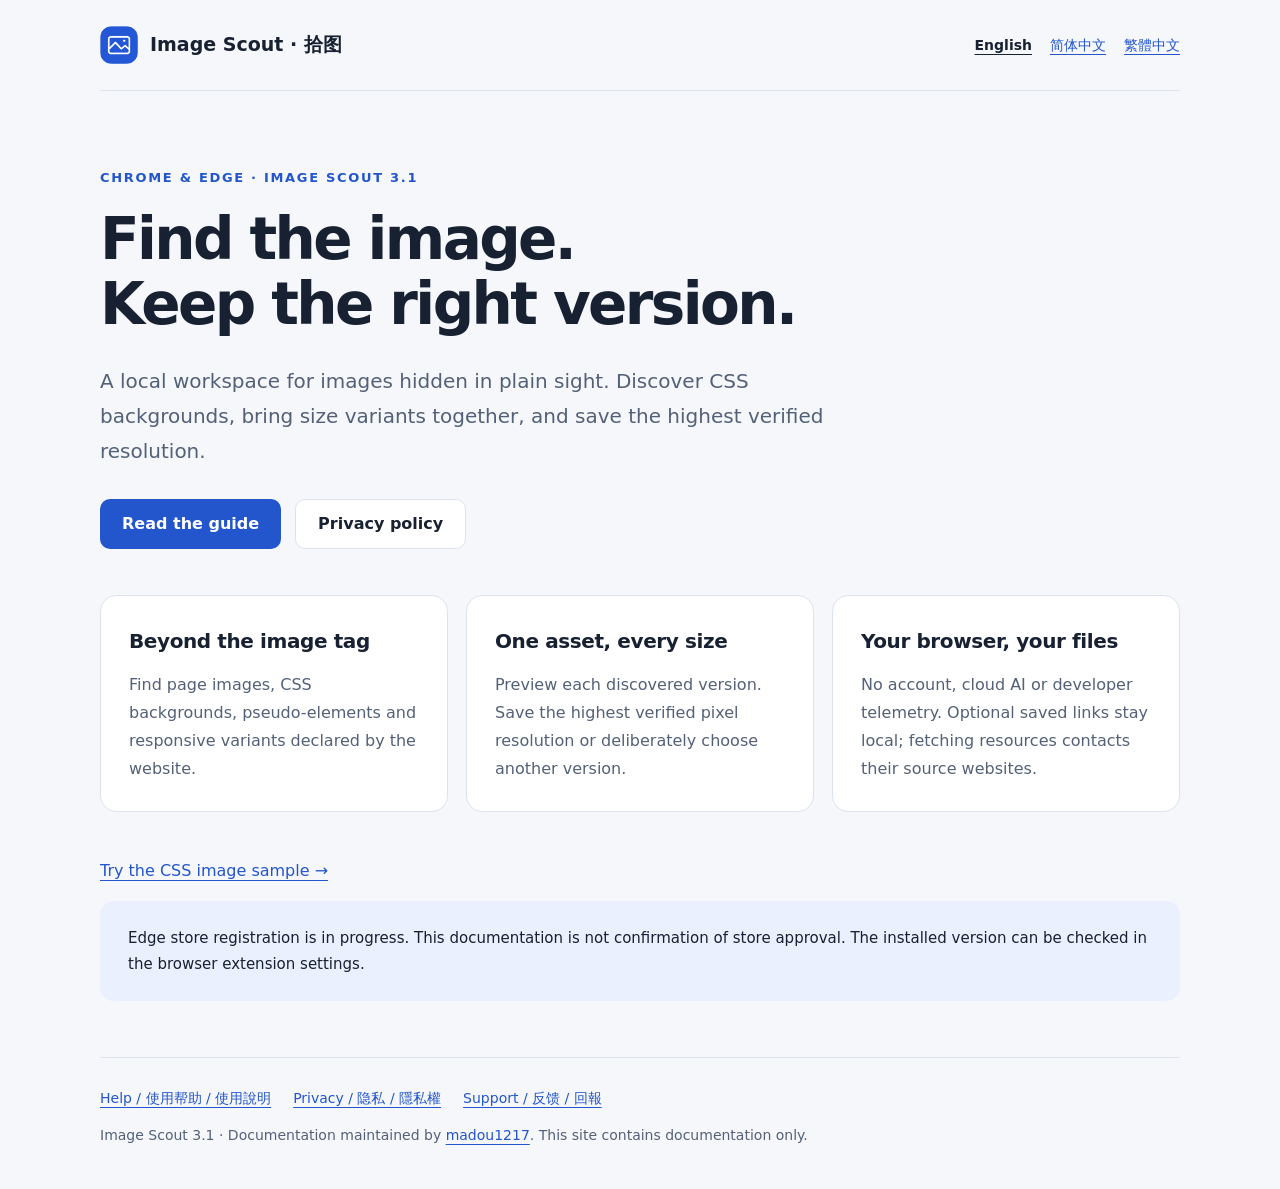
<file: index.html>
<!doctype html><html lang="en"><head><meta charset="utf-8"><meta name="viewport" content="width=device-width,initial-scale=1"><meta name="referrer" content="strict-origin-when-cross-origin"><meta http-equiv="Content-Security-Policy" content="default-src 'none'; style-src 'self'; img-src 'self'; base-uri 'none'; form-action 'none'"><title>Help &amp; privacy · Image Scout</title><meta name="description" content="Image Scout help, privacy policy and support. CSS image discovery and multi-size downloads for Chrome and Edge."><link rel="stylesheet" href="site.css"><link rel="icon" href="icon.png"></head><body><a class="skip" href="#main">Skip to content / 跳至正文</a><div class="wrap"><header><a class="brand" href="index.html"><img src="icon.png" alt="" width="38" height="38">Image Scout · 拾图</a><nav class="lang" aria-label="Language"><a href="index.html" lang="en" aria-current="page" >English</a> <a href="zh-CN.html" lang="zh-CN" >简体中文</a> <a href="zh-TW.html" lang="zh-TW" >繁體中文</a></nav></header><main id="main"><section class="hero"><div class="eyebrow">Chrome &amp; Edge · Image Scout 3.1</div><h1>Find the image.<br>Keep the right version.</h1><p class="lead">A local workspace for images hidden in plain sight. Discover CSS backgrounds, bring size variants together, and save the highest verified resolution.</p><div class="actions"><a class="button" href="help.html#en">Read the guide</a><a class="button secondary" href="privacy.html#en">Privacy policy</a></div></section><section class="cards"><article class="card"><h2>Beyond the image tag</h2><p>Find page images, CSS backgrounds, pseudo-elements and responsive variants declared by the website.</p></article><article class="card"><h2>One asset, every size</h2><p>Preview each discovered version. Save the highest verified pixel resolution or deliberately choose another version.</p></article><article class="card"><h2>Your browser, your files</h2><p>No account, cloud AI or developer telemetry. Optional saved links stay local; fetching resources contacts their source websites.</p></article></section><p><a href="demo.html">Try the CSS image sample →</a></p><aside class="notice">Edge store registration is in progress. This documentation is not confirmation of store approval. The installed version can be checked in the browser extension settings.</aside></main><footer><nav><a href="help.html">Help / 使用帮助 / 使用說明</a><a href="privacy.html">Privacy / 隐私 / 隱私權</a><a href="https://github.com/madou1217/image-scout-site/issues">Support / 反馈 / 回報</a></nav><div>Image Scout 3.1 · Documentation maintained by <a href="https://github.com/madou1217">madou1217</a>. This site contains documentation only.</div></footer></div></body></html>
</file>
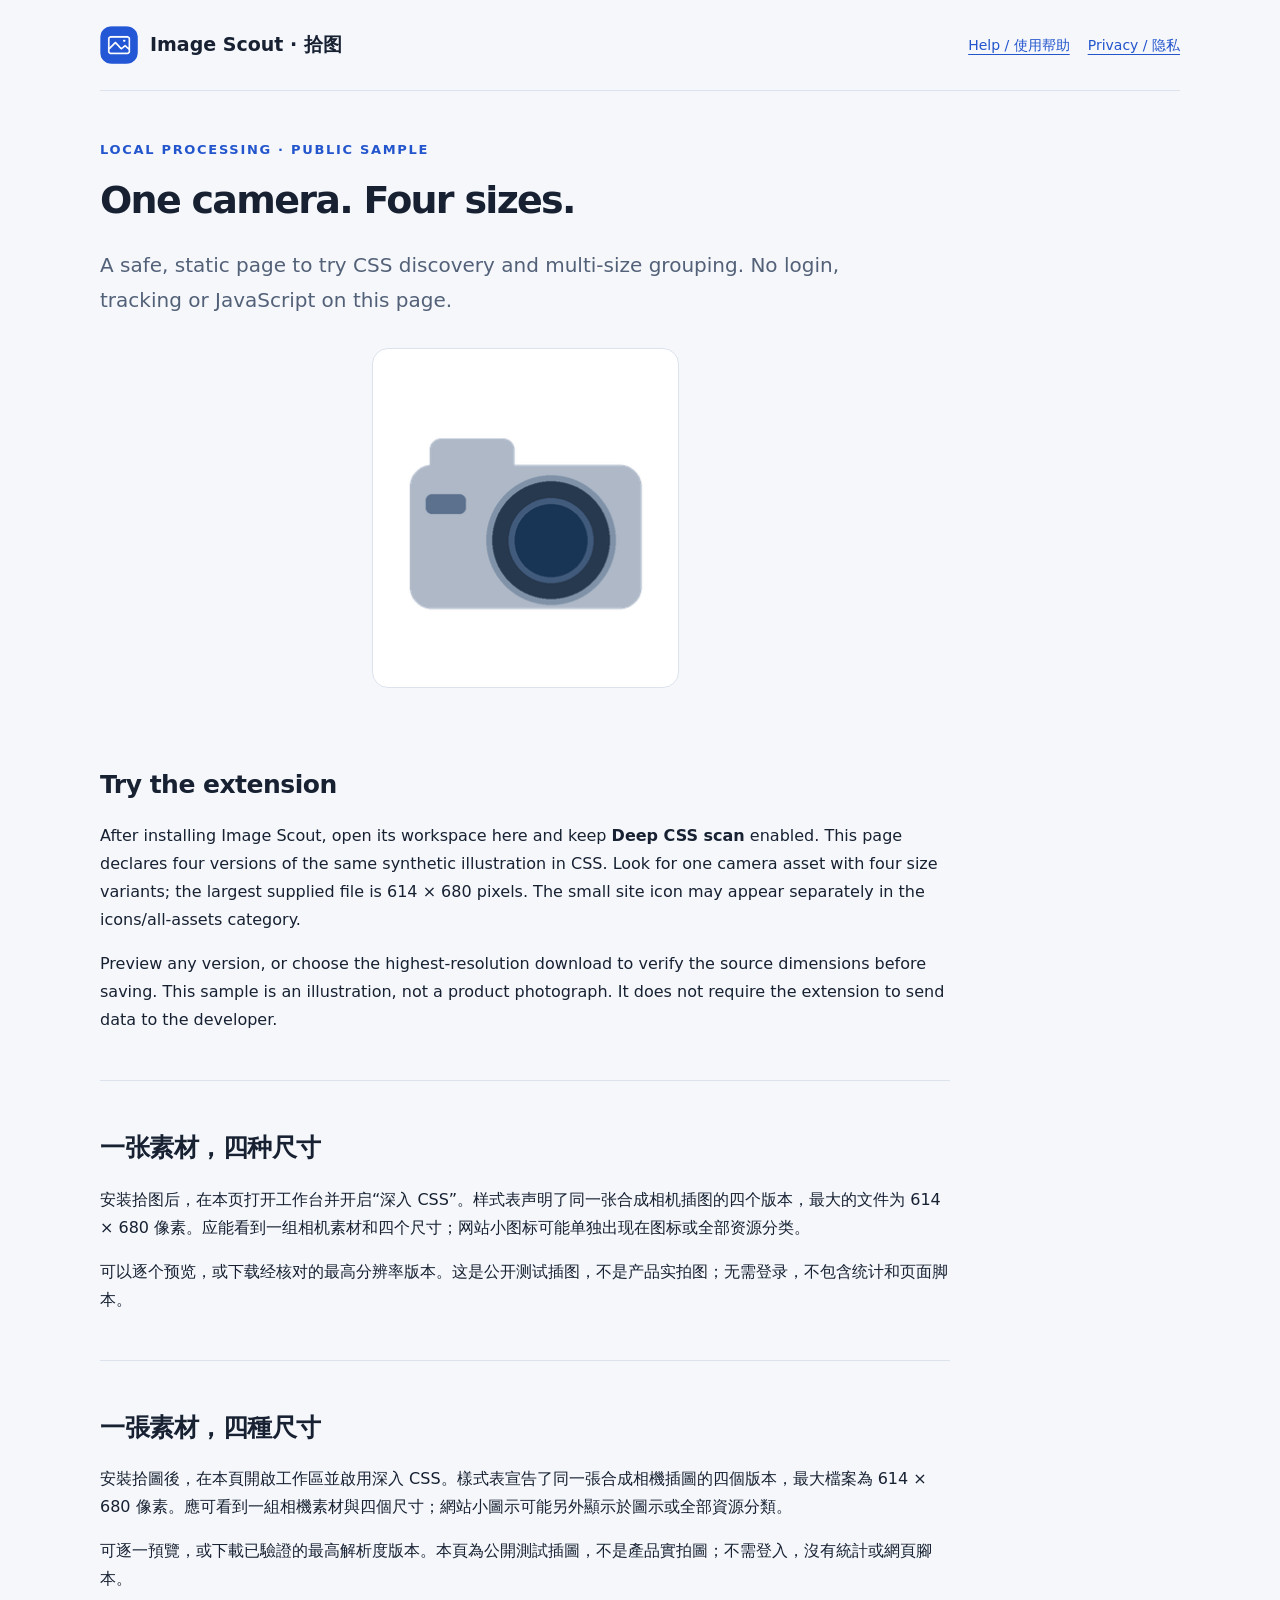
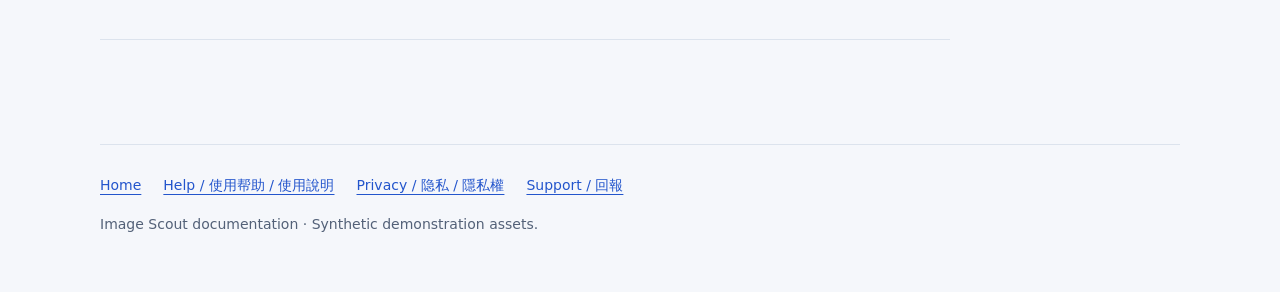
<file: demo.html>
<!doctype html><html lang="en"><head><meta charset="utf-8"><meta name="viewport" content="width=device-width,initial-scale=1"><meta name="referrer" content="strict-origin-when-cross-origin"><meta http-equiv="Content-Security-Policy" content="default-src 'none'; style-src 'self'; img-src 'self'; base-uri 'none'; form-action 'none'"><title>Try Image Scout · CSS image sample</title><link rel="stylesheet" href="site.css"><link rel="stylesheet" href="demo.css"><link rel="icon" href="icon.png"></head><body><div class="wrap"><header><a class="brand" href="index.html"><img src="icon.png" width="38" height="38" alt="">Image Scout · 拾图</a><nav class="lang"><a href="help.html">Help / 使用帮助</a><a href="privacy.html">Privacy / 隐私</a></nav></header><main class="doc"><div class="eyebrow">Local processing · public sample</div><h1>One camera. Four sizes.</h1><p class="lead">A safe, static page to try CSS discovery and multi-size grouping. No login, tracking or JavaScript on this page.</p><figure class="sample-camera" role="img" aria-label="Synthetic camera illustration used to demonstrate CSS image discovery"></figure>
<section lang="en"><h2>Try the extension</h2><p>After installing Image Scout, open its workspace here and keep <strong>Deep CSS scan</strong> enabled. This page declares four versions of the same synthetic illustration in CSS. Look for one camera asset with four size variants; the largest supplied file is 614 × 680 pixels. The small site icon may appear separately in the icons/all-assets category.</p><p>Preview any version, or choose the highest-resolution download to verify the source dimensions before saving. This sample is an illustration, not a product photograph. It does not require the extension to send data to the developer.</p></section>
<section lang="zh-CN"><h2>一张素材，四种尺寸</h2><p>安装拾图后，在本页打开工作台并开启“深入 CSS”。样式表声明了同一张合成相机插图的四个版本，最大的文件为 614 × 680 像素。应能看到一组相机素材和四个尺寸；网站小图标可能单独出现在图标或全部资源分类。</p><p>可以逐个预览，或下载经核对的最高分辨率版本。这是公开测试插图，不是产品实拍图；无需登录，不包含统计和页面脚本。</p></section>
<section lang="zh-TW"><h2>一張素材，四種尺寸</h2><p>安裝拾圖後，在本頁開啟工作區並啟用深入 CSS。樣式表宣告了同一張合成相機插圖的四個版本，最大檔案為 614 × 680 像素。應可看到一組相機素材與四個尺寸；網站小圖示可能另外顯示於圖示或全部資源分類。</p><p>可逐一預覽，或下載已驗證的最高解析度版本。本頁為公開測試插圖，不是產品實拍圖；不需登入，沒有統計或網頁腳本。</p></section>
</main><footer><nav><a href="index.html">Home</a><a href="help.html">Help / 使用帮助 / 使用說明</a><a href="privacy.html">Privacy / 隐私 / 隱私權</a><a href="https://github.com/madou1217/image-scout-site/issues">Support / 回報</a></nav><p>Image Scout documentation · Synthetic demonstration assets.</p></footer></div></body></html>
</file>
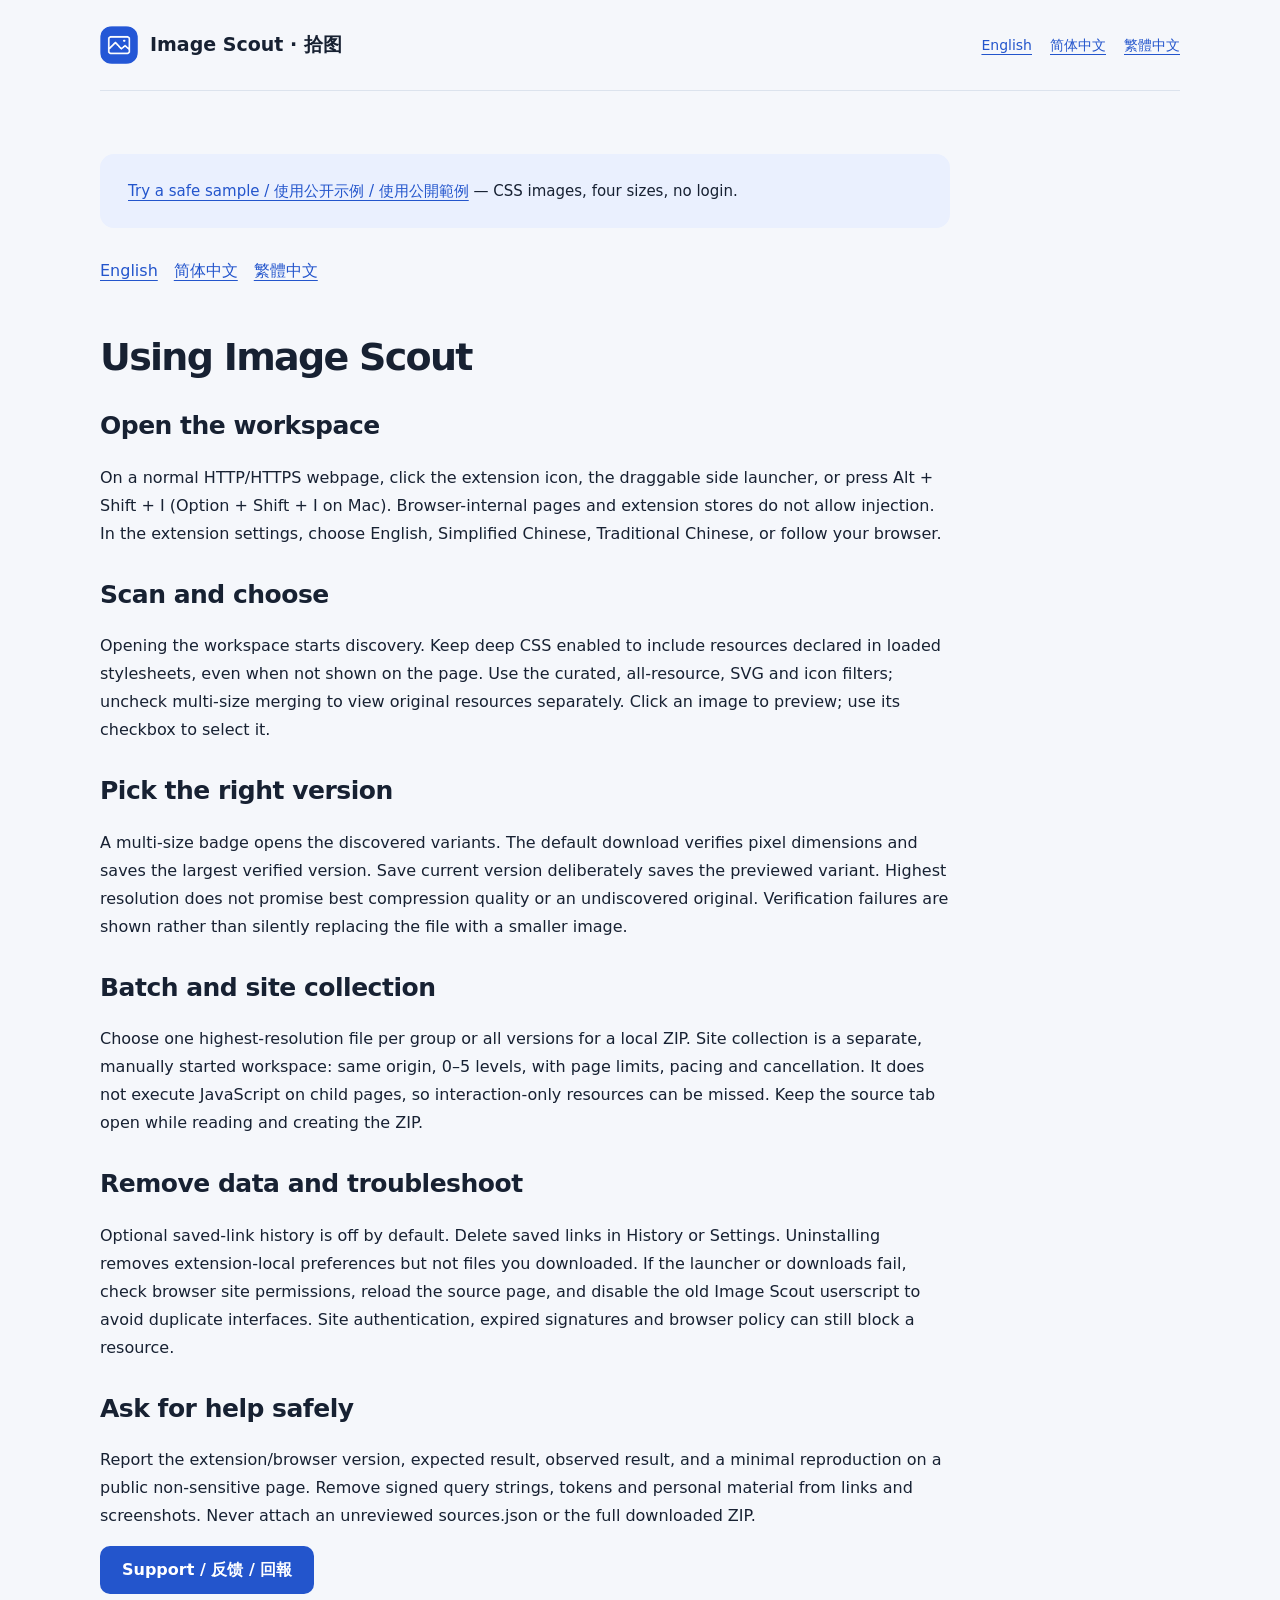
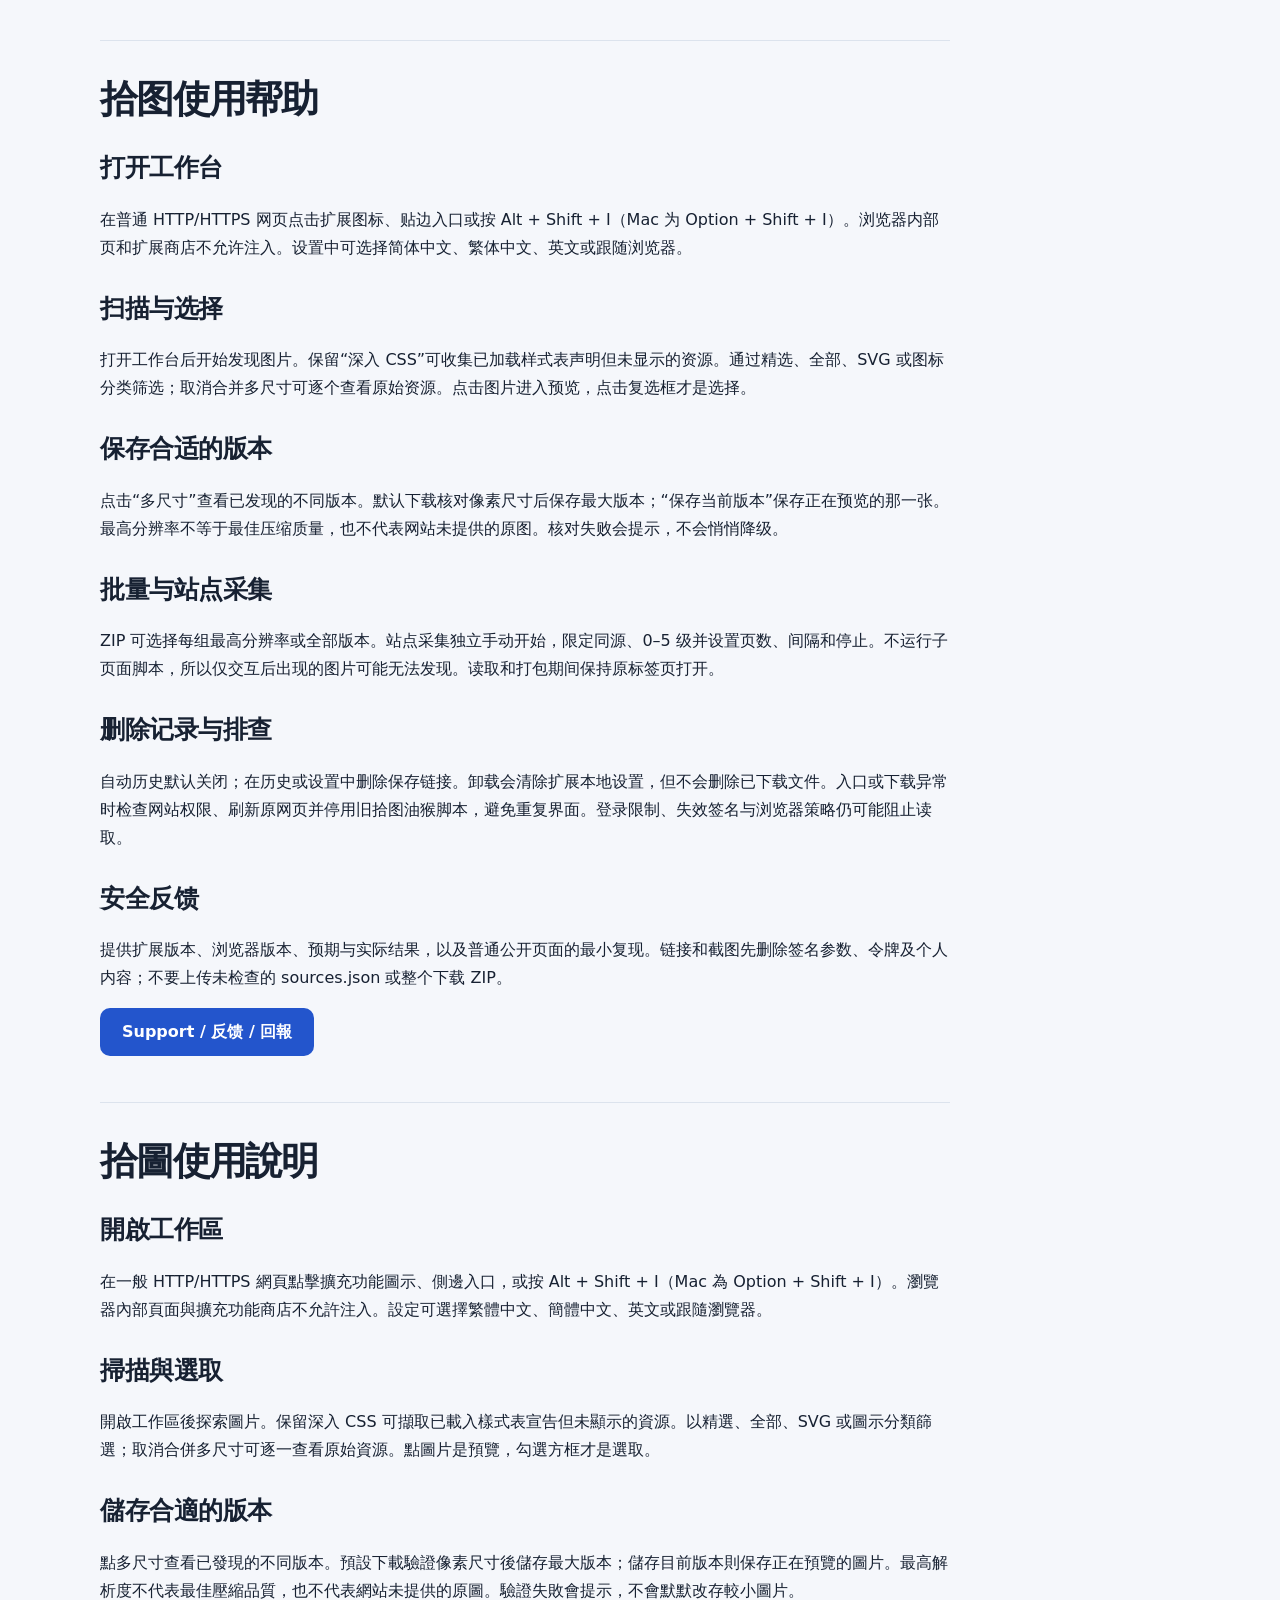
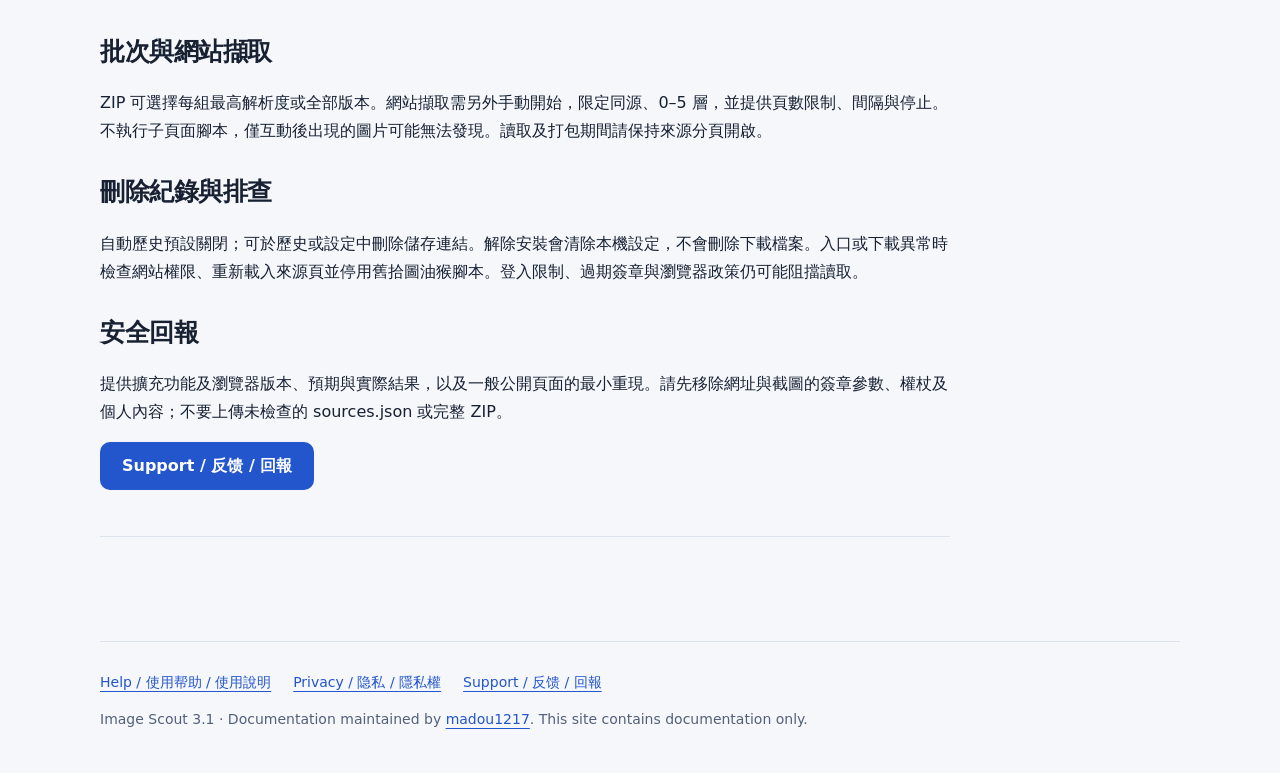
<file: help.html>
<!doctype html><html lang="en"><head><meta charset="utf-8"><meta name="viewport" content="width=device-width,initial-scale=1"><meta name="referrer" content="strict-origin-when-cross-origin"><meta http-equiv="Content-Security-Policy" content="default-src 'none'; style-src 'self'; img-src 'self'; base-uri 'none'; form-action 'none'"><title>Help / 使用帮助 / 使用說明 · Image Scout</title><meta name="description" content="Image Scout help, privacy policy and support. CSS image discovery and multi-size downloads for Chrome and Edge."><link rel="stylesheet" href="site.css"><link rel="icon" href="icon.png"></head><body><a class="skip" href="#main">Skip to content / 跳至正文</a><div class="wrap"><header><a class="brand" href="index.html"><img src="icon.png" alt="" width="38" height="38">Image Scout · 拾图</a><nav class="lang" aria-label="Language"><a href="index.html" lang="en" >English</a> <a href="zh-CN.html" lang="zh-CN" >简体中文</a> <a href="zh-TW.html" lang="zh-TW" >繁體中文</a></nav></header><main id="main"><article class="doc"><p class="notice"><a href="demo.html">Try a safe sample / 使用公开示例 / 使用公開範例</a> — CSS images, four sizes, no login.</p><nav class="toc"><a href="#en">English</a><a href="#zh-CN">简体中文</a><a href="#zh-TW">繁體中文</a></nav><section lang="en" id="en"><h1>Using Image Scout</h1><h2>Open the workspace</h2><p>On a normal HTTP/HTTPS webpage, click the extension icon, the draggable side launcher, or press Alt + Shift + I (Option + Shift + I on Mac). Browser-internal pages and extension stores do not allow injection. In the extension settings, choose English, Simplified Chinese, Traditional Chinese, or follow your browser.</p><h2>Scan and choose</h2><p>Opening the workspace starts discovery. Keep deep CSS enabled to include resources declared in loaded stylesheets, even when not shown on the page. Use the curated, all-resource, SVG and icon filters; uncheck multi-size merging to view original resources separately. Click an image to preview; use its checkbox to select it.</p><h2>Pick the right version</h2><p>A multi-size badge opens the discovered variants. The default download verifies pixel dimensions and saves the largest verified version. Save current version deliberately saves the previewed variant. Highest resolution does not promise best compression quality or an undiscovered original. Verification failures are shown rather than silently replacing the file with a smaller image.</p><h2>Batch and site collection</h2><p>Choose one highest-resolution file per group or all versions for a local ZIP. Site collection is a separate, manually started workspace: same origin, 0–5 levels, with page limits, pacing and cancellation. It does not execute JavaScript on child pages, so interaction-only resources can be missed. Keep the source tab open while reading and creating the ZIP.</p><h2>Remove data and troubleshoot</h2><p>Optional saved-link history is off by default. Delete saved links in History or Settings. Uninstalling removes extension-local preferences but not files you downloaded. If the launcher or downloads fail, check browser site permissions, reload the source page, and disable the old Image Scout userscript to avoid duplicate interfaces. Site authentication, expired signatures and browser policy can still block a resource.</p><h2>Ask for help safely</h2><p>Report the extension/browser version, expected result, observed result, and a minimal reproduction on a public non-sensitive page. Remove signed query strings, tokens and personal material from links and screenshots. Never attach an unreviewed sources.json or the full downloaded ZIP.</p><p><a class="button" href="https://github.com/madou1217/image-scout-site/issues">Support / 反馈 / 回報</a></p></section><section lang="zh-CN" id="zh-CN"><h1>拾图使用帮助</h1><h2>打开工作台</h2><p>在普通 HTTP/HTTPS 网页点击扩展图标、贴边入口或按 Alt + Shift + I（Mac 为 Option + Shift + I）。浏览器内部页和扩展商店不允许注入。设置中可选择简体中文、繁体中文、英文或跟随浏览器。</p><h2>扫描与选择</h2><p>打开工作台后开始发现图片。保留“深入 CSS”可收集已加载样式表声明但未显示的资源。通过精选、全部、SVG 或图标分类筛选；取消合并多尺寸可逐个查看原始资源。点击图片进入预览，点击复选框才是选择。</p><h2>保存合适的版本</h2><p>点击“多尺寸”查看已发现的不同版本。默认下载核对像素尺寸后保存最大版本；“保存当前版本”保存正在预览的那一张。最高分辨率不等于最佳压缩质量，也不代表网站未提供的原图。核对失败会提示，不会悄悄降级。</p><h2>批量与站点采集</h2><p>ZIP 可选择每组最高分辨率或全部版本。站点采集独立手动开始，限定同源、0–5 级并设置页数、间隔和停止。不运行子页面脚本，所以仅交互后出现的图片可能无法发现。读取和打包期间保持原标签页打开。</p><h2>删除记录与排查</h2><p>自动历史默认关闭；在历史或设置中删除保存链接。卸载会清除扩展本地设置，但不会删除已下载文件。入口或下载异常时检查网站权限、刷新原网页并停用旧拾图油猴脚本，避免重复界面。登录限制、失效签名与浏览器策略仍可能阻止读取。</p><h2>安全反馈</h2><p>提供扩展版本、浏览器版本、预期与实际结果，以及普通公开页面的最小复现。链接和截图先删除签名参数、令牌及个人内容；不要上传未检查的 sources.json 或整个下载 ZIP。</p><p><a class="button" href="https://github.com/madou1217/image-scout-site/issues">Support / 反馈 / 回報</a></p></section><section lang="zh-TW" id="zh-TW"><h1>拾圖使用說明</h1><h2>開啟工作區</h2><p>在一般 HTTP/HTTPS 網頁點擊擴充功能圖示、側邊入口，或按 Alt + Shift + I（Mac 為 Option + Shift + I）。瀏覽器內部頁面與擴充功能商店不允許注入。設定可選擇繁體中文、簡體中文、英文或跟隨瀏覽器。</p><h2>掃描與選取</h2><p>開啟工作區後探索圖片。保留深入 CSS 可擷取已載入樣式表宣告但未顯示的資源。以精選、全部、SVG 或圖示分類篩選；取消合併多尺寸可逐一查看原始資源。點圖片是預覽，勾選方框才是選取。</p><h2>儲存合適的版本</h2><p>點多尺寸查看已發現的不同版本。預設下載驗證像素尺寸後儲存最大版本；儲存目前版本則保存正在預覽的圖片。最高解析度不代表最佳壓縮品質，也不代表網站未提供的原圖。驗證失敗會提示，不會默默改存較小圖片。</p><h2>批次與網站擷取</h2><p>ZIP 可選擇每組最高解析度或全部版本。網站擷取需另外手動開始，限定同源、0–5 層，並提供頁數限制、間隔與停止。不執行子頁面腳本，僅互動後出現的圖片可能無法發現。讀取及打包期間請保持來源分頁開啟。</p><h2>刪除紀錄與排查</h2><p>自動歷史預設關閉；可於歷史或設定中刪除儲存連結。解除安裝會清除本機設定，不會刪除下載檔案。入口或下載異常時檢查網站權限、重新載入來源頁並停用舊拾圖油猴腳本。登入限制、過期簽章與瀏覽器政策仍可能阻擋讀取。</p><h2>安全回報</h2><p>提供擴充功能及瀏覽器版本、預期與實際結果，以及一般公開頁面的最小重現。請先移除網址與截圖的簽章參數、權杖及個人內容；不要上傳未檢查的 sources.json 或完整 ZIP。</p><p><a class="button" href="https://github.com/madou1217/image-scout-site/issues">Support / 反馈 / 回報</a></p></section></article></main><footer><nav><a href="help.html">Help / 使用帮助 / 使用說明</a><a href="privacy.html">Privacy / 隐私 / 隱私權</a><a href="https://github.com/madou1217/image-scout-site/issues">Support / 反馈 / 回報</a></nav><div>Image Scout 3.1 · Documentation maintained by <a href="https://github.com/madou1217">madou1217</a>. This site contains documentation only.</div></footer></div></body></html>
</file>
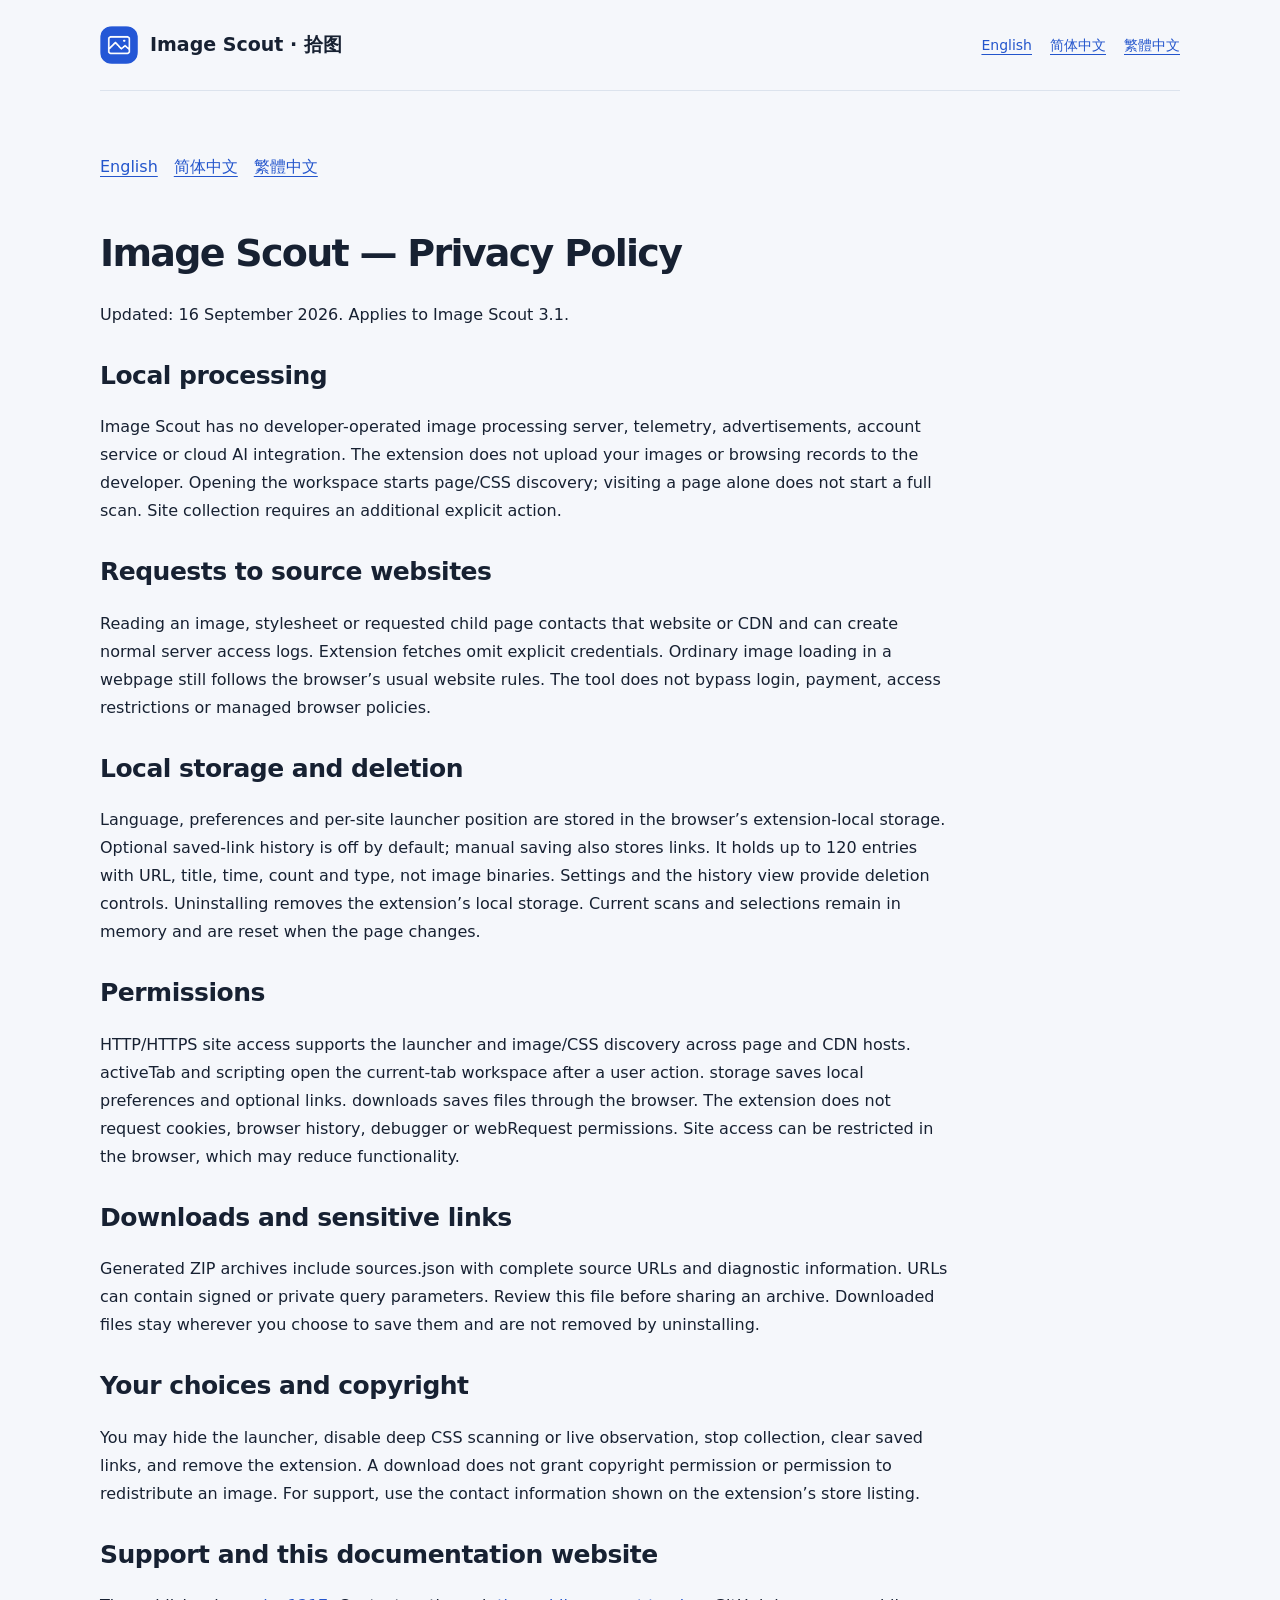
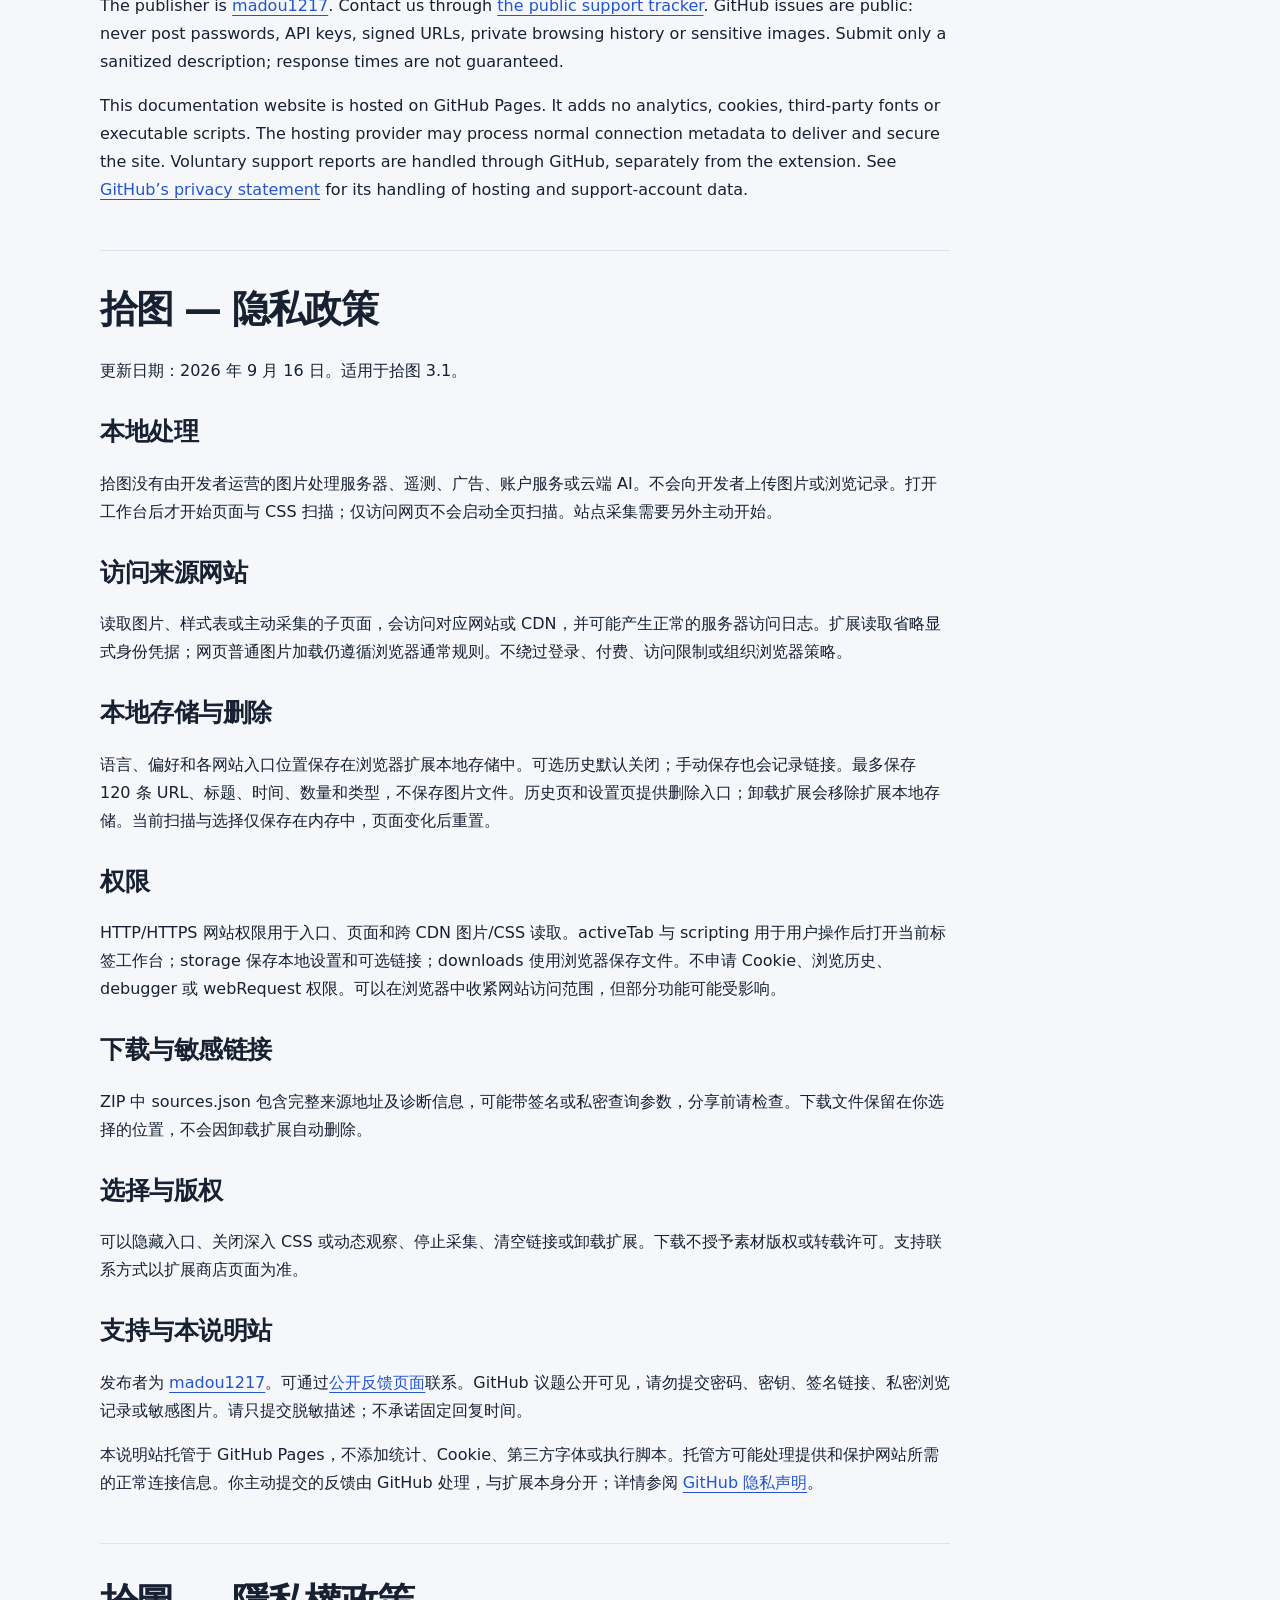
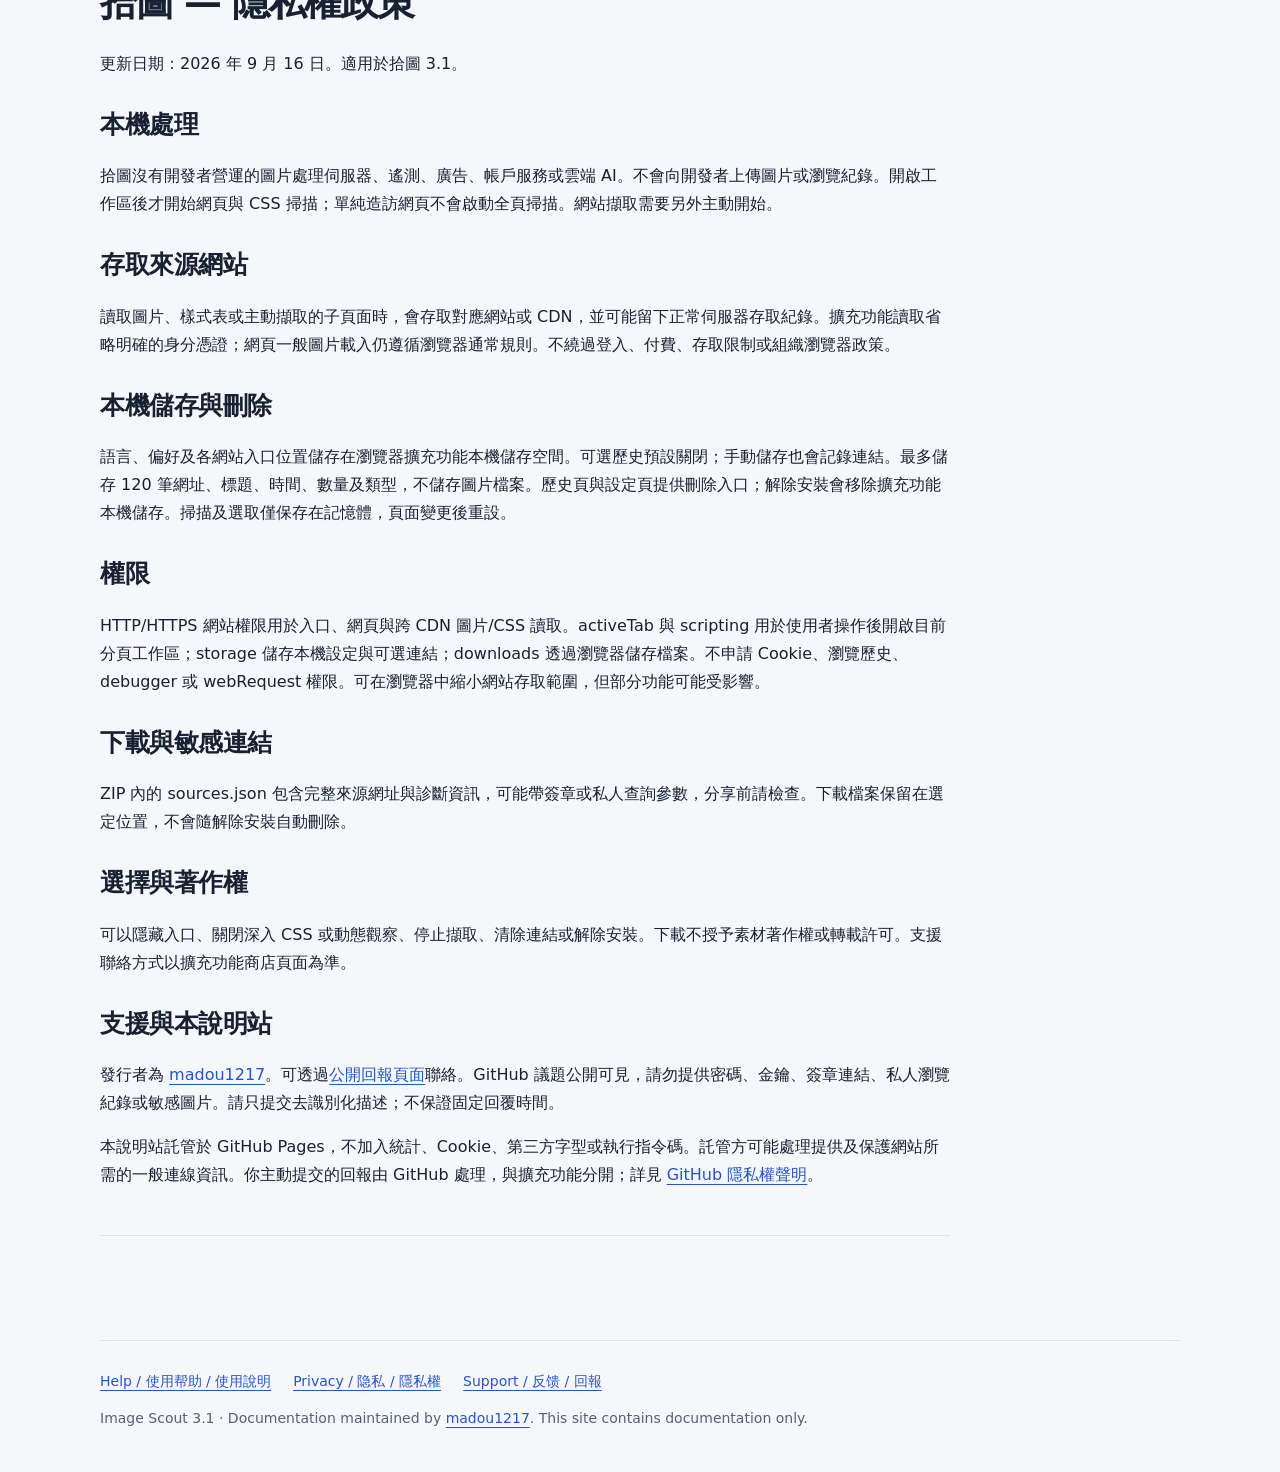
<file: privacy.html>
<!doctype html><html lang="en"><head><meta charset="utf-8"><meta name="viewport" content="width=device-width,initial-scale=1"><meta name="referrer" content="strict-origin-when-cross-origin"><meta http-equiv="Content-Security-Policy" content="default-src 'none'; style-src 'self'; img-src 'self'; base-uri 'none'; form-action 'none'"><title>Privacy policy / 隐私政策 / 隱私權政策 · Image Scout</title><meta name="description" content="Image Scout help, privacy policy and support. CSS image discovery and multi-size downloads for Chrome and Edge."><link rel="stylesheet" href="site.css"><link rel="icon" href="icon.png"></head><body><a class="skip" href="#main">Skip to content / 跳至正文</a><div class="wrap"><header><a class="brand" href="index.html"><img src="icon.png" alt="" width="38" height="38">Image Scout · 拾图</a><nav class="lang" aria-label="Language"><a href="index.html" lang="en" >English</a> <a href="zh-CN.html" lang="zh-CN" >简体中文</a> <a href="zh-TW.html" lang="zh-TW" >繁體中文</a></nav></header><main id="main"><article class="doc"><nav class="toc"><a href="#en">English</a><a href="#zh-CN">简体中文</a><a href="#zh-TW">繁體中文</a></nav><section id="en" lang="en"><h1>Image Scout — Privacy Policy</h1><p>Updated: 16 September 2026. Applies to Image Scout 3.1.</p><h2>Local processing</h2><p>Image Scout has no developer-operated image processing server, telemetry, advertisements, account service or cloud AI integration. The extension does not upload your images or browsing records to the developer. Opening the workspace starts page/CSS discovery; visiting a page alone does not start a full scan. Site collection requires an additional explicit action.</p><h2>Requests to source websites</h2><p>Reading an image, stylesheet or requested child page contacts that website or CDN and can create normal server access logs. Extension fetches omit explicit credentials. Ordinary image loading in a webpage still follows the browser’s usual website rules. The tool does not bypass login, payment, access restrictions or managed browser policies.</p><h2>Local storage and deletion</h2><p>Language, preferences and per-site launcher position are stored in the browser’s extension-local storage. Optional saved-link history is off by default; manual saving also stores links. It holds up to 120 entries with URL, title, time, count and type, not image binaries. Settings and the history view provide deletion controls. Uninstalling removes the extension’s local storage. Current scans and selections remain in memory and are reset when the page changes.</p><h2>Permissions</h2><p>HTTP/HTTPS site access supports the launcher and image/CSS discovery across page and CDN hosts. activeTab and scripting open the current-tab workspace after a user action. storage saves local preferences and optional links. downloads saves files through the browser. The extension does not request cookies, browser history, debugger or webRequest permissions. Site access can be restricted in the browser, which may reduce functionality.</p><h2>Downloads and sensitive links</h2><p>Generated ZIP archives include sources.json with complete source URLs and diagnostic information. URLs can contain signed or private query parameters. Review this file before sharing an archive. Downloaded files stay wherever you choose to save them and are not removed by uninstalling.</p><h2>Your choices and copyright</h2><p>You may hide the launcher, disable deep CSS scanning or live observation, stop collection, clear saved links, and remove the extension. A download does not grant copyright permission or permission to redistribute an image. For support, use the contact information shown on the extension’s store listing.</p><h2>Support and this documentation website</h2><p>The publisher is <a href="https://github.com/madou1217">madou1217</a>. Contact us through <a href="https://github.com/madou1217/image-scout-site/issues">the public support tracker</a>. GitHub issues are public: never post passwords, API keys, signed URLs, private browsing history or sensitive images. Submit only a sanitized description; response times are not guaranteed.</p><p>This documentation website is hosted on GitHub Pages. It adds no analytics, cookies, third-party fonts or executable scripts. The hosting provider may process normal connection metadata to deliver and secure the site. Voluntary support reports are handled through GitHub, separately from the extension. See <a href="https://docs.github.com/en/site-policy/privacy-policies/github-general-privacy-statement">GitHub’s privacy statement</a> for its handling of hosting and support-account data.</p></section><section id="zh-CN" lang="zh-CN"><h1>拾图 — 隐私政策</h1><p>更新日期：2026 年 9 月 16 日。适用于拾图 3.1。</p><h2>本地处理</h2><p>拾图没有由开发者运营的图片处理服务器、遥测、广告、账户服务或云端 AI。不会向开发者上传图片或浏览记录。打开工作台后才开始页面与 CSS 扫描；仅访问网页不会启动全页扫描。站点采集需要另外主动开始。</p><h2>访问来源网站</h2><p>读取图片、样式表或主动采集的子页面，会访问对应网站或 CDN，并可能产生正常的服务器访问日志。扩展读取省略显式身份凭据；网页普通图片加载仍遵循浏览器通常规则。不绕过登录、付费、访问限制或组织浏览器策略。</p><h2>本地存储与删除</h2><p>语言、偏好和各网站入口位置保存在浏览器扩展本地存储中。可选历史默认关闭；手动保存也会记录链接。最多保存 120 条 URL、标题、时间、数量和类型，不保存图片文件。历史页和设置页提供删除入口；卸载扩展会移除扩展本地存储。当前扫描与选择仅保存在内存中，页面变化后重置。</p><h2>权限</h2><p>HTTP/HTTPS 网站权限用于入口、页面和跨 CDN 图片/CSS 读取。activeTab 与 scripting 用于用户操作后打开当前标签工作台；storage 保存本地设置和可选链接；downloads 使用浏览器保存文件。不申请 Cookie、浏览历史、debugger 或 webRequest 权限。可以在浏览器中收紧网站访问范围，但部分功能可能受影响。</p><h2>下载与敏感链接</h2><p>ZIP 中 sources.json 包含完整来源地址及诊断信息，可能带签名或私密查询参数，分享前请检查。下载文件保留在你选择的位置，不会因卸载扩展自动删除。</p><h2>选择与版权</h2><p>可以隐藏入口、关闭深入 CSS 或动态观察、停止采集、清空链接或卸载扩展。下载不授予素材版权或转载许可。支持联系方式以扩展商店页面为准。</p><h2>支持与本说明站</h2><p>发布者为 <a href="https://github.com/madou1217">madou1217</a>。可通过<a href="https://github.com/madou1217/image-scout-site/issues">公开反馈页面</a>联系。GitHub 议题公开可见，请勿提交密码、密钥、签名链接、私密浏览记录或敏感图片。请只提交脱敏描述；不承诺固定回复时间。</p><p>本说明站托管于 GitHub Pages，不添加统计、Cookie、第三方字体或执行脚本。托管方可能处理提供和保护网站所需的正常连接信息。你主动提交的反馈由 GitHub 处理，与扩展本身分开；详情参阅 <a href="https://docs.github.com/en/site-policy/privacy-policies/github-general-privacy-statement">GitHub 隐私声明</a>。</p></section><section id="zh-TW" lang="zh-TW"><h1>拾圖 — 隱私權政策</h1><p>更新日期：2026 年 9 月 16 日。適用於拾圖 3.1。</p><h2>本機處理</h2><p>拾圖沒有開發者營運的圖片處理伺服器、遙測、廣告、帳戶服務或雲端 AI。不會向開發者上傳圖片或瀏覽紀錄。開啟工作區後才開始網頁與 CSS 掃描；單純造訪網頁不會啟動全頁掃描。網站擷取需要另外主動開始。</p><h2>存取來源網站</h2><p>讀取圖片、樣式表或主動擷取的子頁面時，會存取對應網站或 CDN，並可能留下正常伺服器存取紀錄。擴充功能讀取省略明確的身分憑證；網頁一般圖片載入仍遵循瀏覽器通常規則。不繞過登入、付費、存取限制或組織瀏覽器政策。</p><h2>本機儲存與刪除</h2><p>語言、偏好及各網站入口位置儲存在瀏覽器擴充功能本機儲存空間。可選歷史預設關閉；手動儲存也會記錄連結。最多儲存 120 筆網址、標題、時間、數量及類型，不儲存圖片檔案。歷史頁與設定頁提供刪除入口；解除安裝會移除擴充功能本機儲存。掃描及選取僅保存在記憶體，頁面變更後重設。</p><h2>權限</h2><p>HTTP/HTTPS 網站權限用於入口、網頁與跨 CDN 圖片/CSS 讀取。activeTab 與 scripting 用於使用者操作後開啟目前分頁工作區；storage 儲存本機設定與可選連結；downloads 透過瀏覽器儲存檔案。不申請 Cookie、瀏覽歷史、debugger 或 webRequest 權限。可在瀏覽器中縮小網站存取範圍，但部分功能可能受影響。</p><h2>下載與敏感連結</h2><p>ZIP 內的 sources.json 包含完整來源網址與診斷資訊，可能帶簽章或私人查詢參數，分享前請檢查。下載檔案保留在選定位置，不會隨解除安裝自動刪除。</p><h2>選擇與著作權</h2><p>可以隱藏入口、關閉深入 CSS 或動態觀察、停止擷取、清除連結或解除安裝。下載不授予素材著作權或轉載許可。支援聯絡方式以擴充功能商店頁面為準。</p><h2>支援與本說明站</h2><p>發行者為 <a href="https://github.com/madou1217">madou1217</a>。可透過<a href="https://github.com/madou1217/image-scout-site/issues">公開回報頁面</a>聯絡。GitHub 議題公開可見，請勿提供密碼、金鑰、簽章連結、私人瀏覽紀錄或敏感圖片。請只提交去識別化描述；不保證固定回覆時間。</p><p>本說明站託管於 GitHub Pages，不加入統計、Cookie、第三方字型或執行指令碼。託管方可能處理提供及保護網站所需的一般連線資訊。你主動提交的回報由 GitHub 處理，與擴充功能分開；詳見 <a href="https://docs.github.com/en/site-policy/privacy-policies/github-general-privacy-statement">GitHub 隱私權聲明</a>。</p></section></article></main><footer><nav><a href="help.html">Help / 使用帮助 / 使用說明</a><a href="privacy.html">Privacy / 隐私 / 隱私權</a><a href="https://github.com/madou1217/image-scout-site/issues">Support / 反馈 / 回報</a></nav><div>Image Scout 3.1 · Documentation maintained by <a href="https://github.com/madou1217">madou1217</a>. This site contains documentation only.</div></footer></div></body></html>
</file>
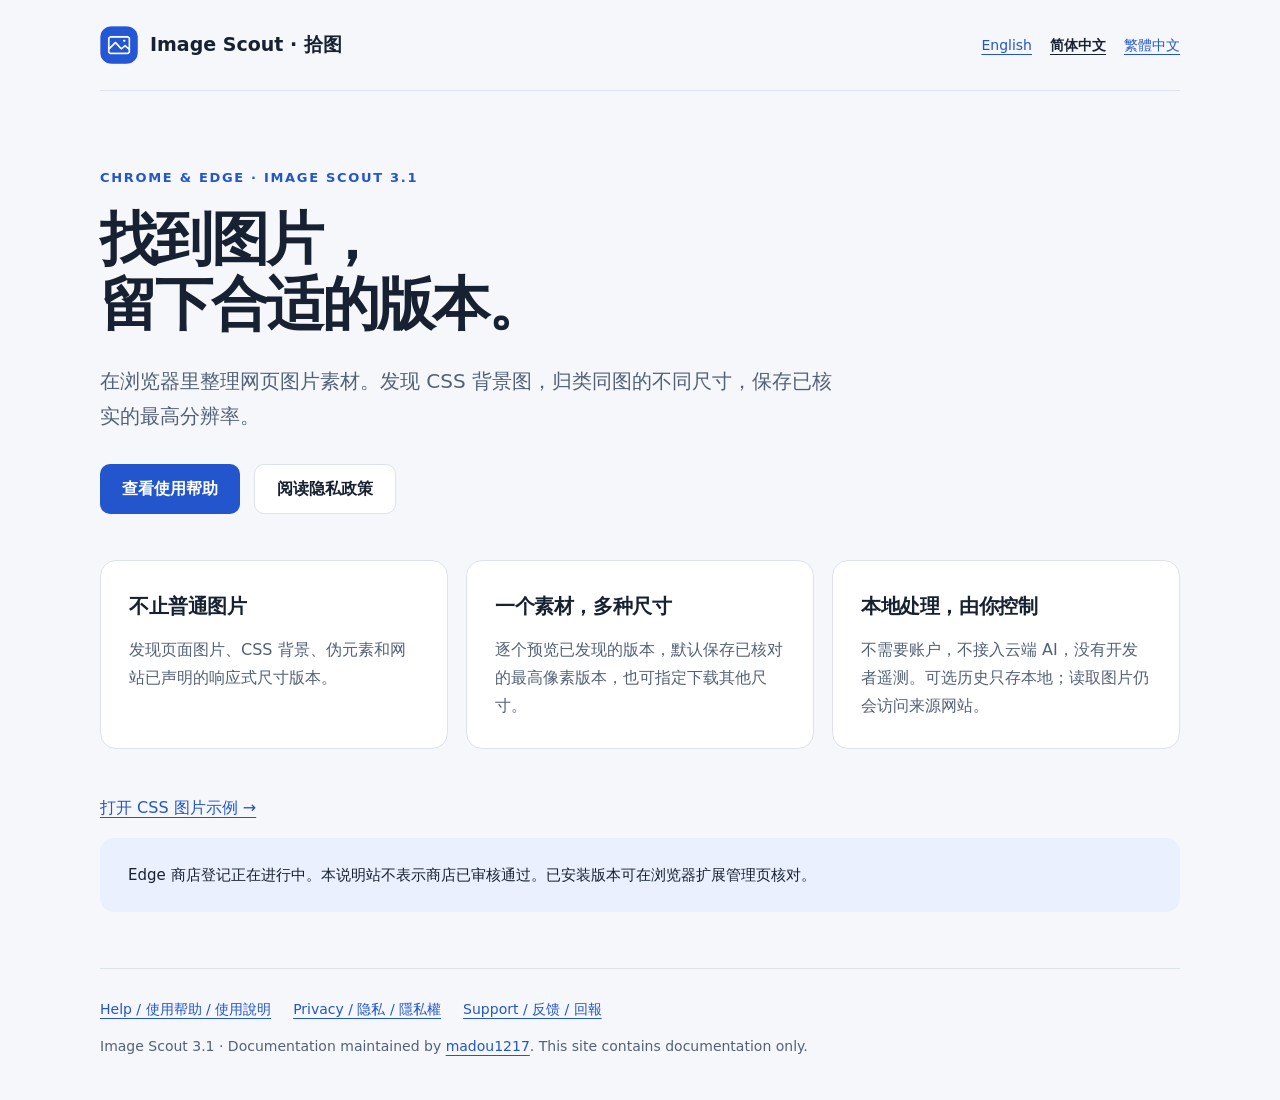
<file: zh-CN.html>
<!doctype html><html lang="zh-CN"><head><meta charset="utf-8"><meta name="viewport" content="width=device-width,initial-scale=1"><meta name="referrer" content="strict-origin-when-cross-origin"><meta http-equiv="Content-Security-Policy" content="default-src 'none'; style-src 'self'; img-src 'self'; base-uri 'none'; form-action 'none'"><title>Help &amp; privacy · Image Scout</title><meta name="description" content="Image Scout help, privacy policy and support. CSS image discovery and multi-size downloads for Chrome and Edge."><link rel="stylesheet" href="site.css"><link rel="icon" href="icon.png"></head><body><a class="skip" href="#main">Skip to content / 跳至正文</a><div class="wrap"><header><a class="brand" href="index.html"><img src="icon.png" alt="" width="38" height="38">Image Scout · 拾图</a><nav class="lang" aria-label="Language"><a href="index.html" lang="en" >English</a> <a href="zh-CN.html" lang="zh-CN" aria-current="page" >简体中文</a> <a href="zh-TW.html" lang="zh-TW" >繁體中文</a></nav></header><main id="main"><section class="hero"><div class="eyebrow">Chrome &amp; Edge · Image Scout 3.1</div><h1>找到图片，<br>留下合适的版本。</h1><p class="lead">在浏览器里整理网页图片素材。发现 CSS 背景图，归类同图的不同尺寸，保存已核实的最高分辨率。</p><div class="actions"><a class="button" href="help.html#zh-CN">查看使用帮助</a><a class="button secondary" href="privacy.html#zh-CN">阅读隐私政策</a></div></section><section class="cards"><article class="card"><h2>不止普通图片</h2><p>发现页面图片、CSS 背景、伪元素和网站已声明的响应式尺寸版本。</p></article><article class="card"><h2>一个素材，多种尺寸</h2><p>逐个预览已发现的版本，默认保存已核对的最高像素版本，也可指定下载其他尺寸。</p></article><article class="card"><h2>本地处理，由你控制</h2><p>不需要账户，不接入云端 AI，没有开发者遥测。可选历史只存本地；读取图片仍会访问来源网站。</p></article></section><p><a href="demo.html">打开 CSS 图片示例 →</a></p><aside class="notice">Edge 商店登记正在进行中。本说明站不表示商店已审核通过。已安装版本可在浏览器扩展管理页核对。</aside></main><footer><nav><a href="help.html">Help / 使用帮助 / 使用說明</a><a href="privacy.html">Privacy / 隐私 / 隱私權</a><a href="https://github.com/madou1217/image-scout-site/issues">Support / 反馈 / 回報</a></nav><div>Image Scout 3.1 · Documentation maintained by <a href="https://github.com/madou1217">madou1217</a>. This site contains documentation only.</div></footer></div></body></html>
</file>
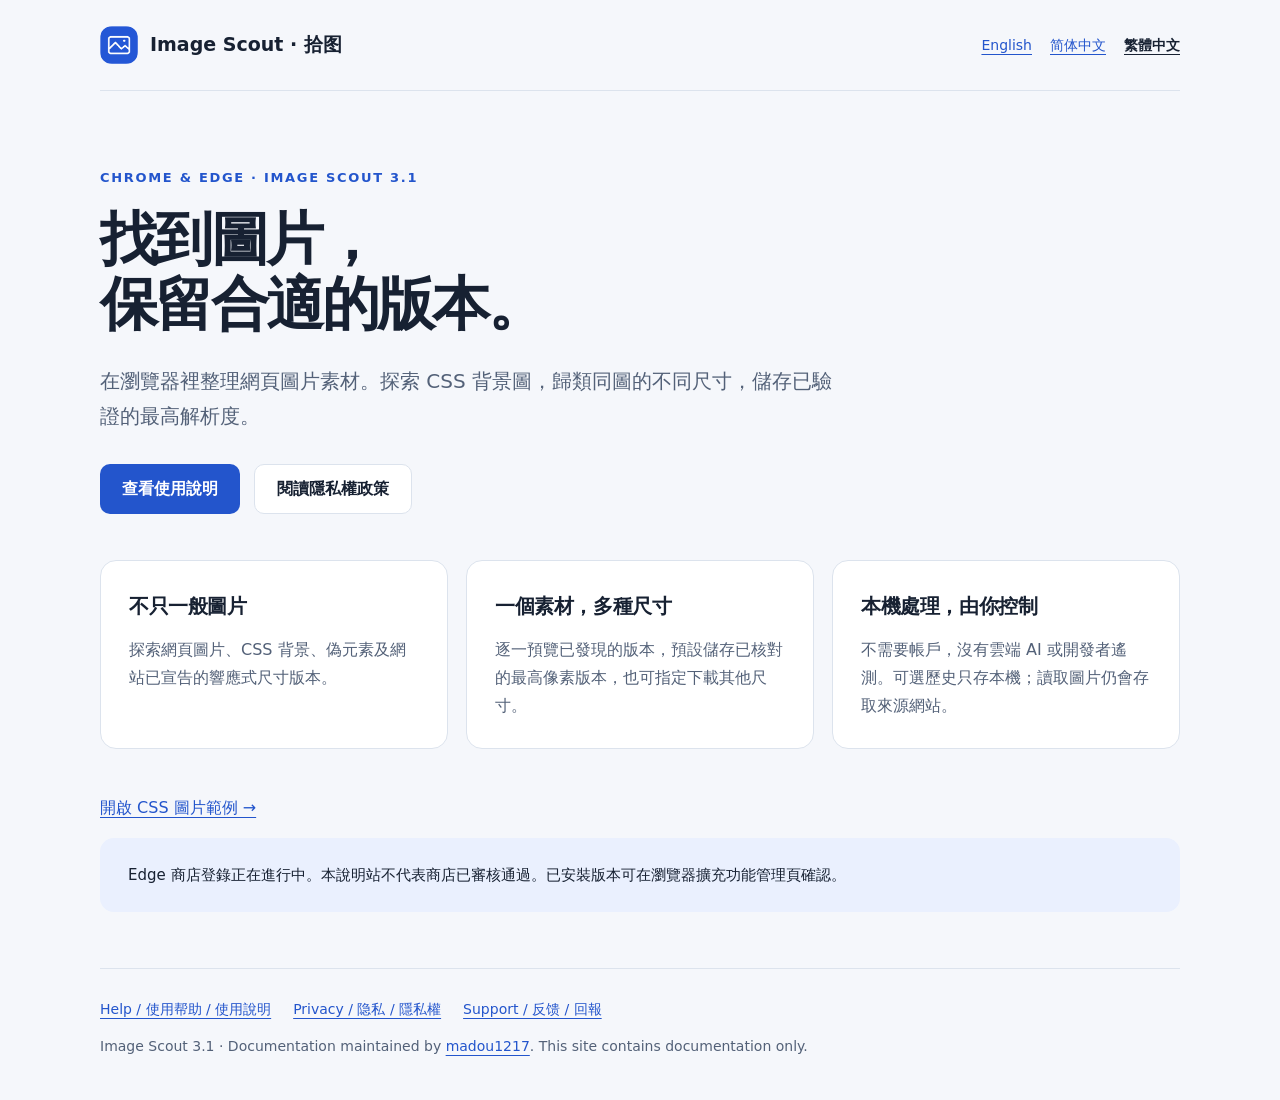
<file: zh-TW.html>
<!doctype html><html lang="zh-TW"><head><meta charset="utf-8"><meta name="viewport" content="width=device-width,initial-scale=1"><meta name="referrer" content="strict-origin-when-cross-origin"><meta http-equiv="Content-Security-Policy" content="default-src 'none'; style-src 'self'; img-src 'self'; base-uri 'none'; form-action 'none'"><title>Help &amp; privacy · Image Scout</title><meta name="description" content="Image Scout help, privacy policy and support. CSS image discovery and multi-size downloads for Chrome and Edge."><link rel="stylesheet" href="site.css"><link rel="icon" href="icon.png"></head><body><a class="skip" href="#main">Skip to content / 跳至正文</a><div class="wrap"><header><a class="brand" href="index.html"><img src="icon.png" alt="" width="38" height="38">Image Scout · 拾图</a><nav class="lang" aria-label="Language"><a href="index.html" lang="en" >English</a> <a href="zh-CN.html" lang="zh-CN" >简体中文</a> <a href="zh-TW.html" lang="zh-TW" aria-current="page" >繁體中文</a></nav></header><main id="main"><section class="hero"><div class="eyebrow">Chrome &amp; Edge · Image Scout 3.1</div><h1>找到圖片，<br>保留合適的版本。</h1><p class="lead">在瀏覽器裡整理網頁圖片素材。探索 CSS 背景圖，歸類同圖的不同尺寸，儲存已驗證的最高解析度。</p><div class="actions"><a class="button" href="help.html#zh-TW">查看使用說明</a><a class="button secondary" href="privacy.html#zh-TW">閱讀隱私權政策</a></div></section><section class="cards"><article class="card"><h2>不只一般圖片</h2><p>探索網頁圖片、CSS 背景、偽元素及網站已宣告的響應式尺寸版本。</p></article><article class="card"><h2>一個素材，多種尺寸</h2><p>逐一預覽已發現的版本，預設儲存已核對的最高像素版本，也可指定下載其他尺寸。</p></article><article class="card"><h2>本機處理，由你控制</h2><p>不需要帳戶，沒有雲端 AI 或開發者遙測。可選歷史只存本機；讀取圖片仍會存取來源網站。</p></article></section><p><a href="demo.html">開啟 CSS 圖片範例 →</a></p><aside class="notice">Edge 商店登錄正在進行中。本說明站不代表商店已審核通過。已安裝版本可在瀏覽器擴充功能管理頁確認。</aside></main><footer><nav><a href="help.html">Help / 使用帮助 / 使用說明</a><a href="privacy.html">Privacy / 隐私 / 隱私權</a><a href="https://github.com/madou1217/image-scout-site/issues">Support / 反馈 / 回報</a></nav><div>Image Scout 3.1 · Documentation maintained by <a href="https://github.com/madou1217">madou1217</a>. This site contains documentation only.</div></footer></div></body></html>
</file>
<file: site.css>
:root{color-scheme:light;--ink:#172132;--muted:#536178;--line:#dce3ed;--blue:#2355cc;--paper:#f5f7fb}*{box-sizing:border-box}html{scroll-padding-top:24px}body{margin:0;background:var(--paper);color:var(--ink);font:16px/1.75 system-ui,-apple-system,BlinkMacSystemFont,"Segoe UI",sans-serif}a{color:var(--blue);text-underline-offset:4px}a:hover{text-decoration-thickness:2px}a:focus-visible,summary:focus-visible{outline:3px solid var(--blue);outline-offset:5px;border-radius:4px}.wrap{width:min(1080px,100% - 48px);margin:auto}header{display:flex;align-items:center;justify-content:space-between;gap:24px;padding:26px 0;border-bottom:1px solid var(--line)}.brand{display:flex;gap:12px;align-items:center;font-size:19px;font-weight:700;color:var(--ink);text-decoration:none}.brand img{width:38px;height:38px;border-radius:12px}.lang{display:flex;flex-wrap:wrap;gap:18px;font-size:14px}.lang a[aria-current=page]{color:var(--ink);font-weight:700}.hero{max-width:880px;padding:76px 0 46px}.eyebrow{font-size:13px;letter-spacing:.13em;font-weight:650;color:var(--blue);text-transform:uppercase}h1{font-size:clamp(34px,5.4vw,58px);letter-spacing:-.045em;line-height:1.13;margin:17px 0 26px}h2{font-size:25px;letter-spacing:-.02em;line-height:1.35}h3{font-size:18px;line-height:1.4}.lead{font-size:20px;color:var(--muted);max-width:740px}.actions{display:flex;gap:14px;flex-wrap:wrap;margin-top:30px}.button{display:inline-flex;align-items:center;justify-content:center;border-radius:10px;min-height:48px;padding:10px 22px;background:var(--blue);color:white;font-weight:600;text-decoration:none}.button.secondary{background:white;color:var(--ink);border:1px solid var(--line)}.cards{display:grid;grid-template-columns:repeat(3,1fr);gap:18px;margin:0 0 45px}.card{padding:28px;background:white;border:1px solid var(--line);border-radius:16px}.card h2{margin:4px 0 14px;font-size:20px}.card p{color:var(--muted);margin-bottom:0}.notice{padding:24px 28px;background:#eaf0fe;border-radius:14px;font-size:15px}.doc{max-width:850px;padding:48px 0}.doc h1{font-size:38px}.doc section{padding:20px 0 30px;border-bottom:1px solid var(--line)}.doc h2{margin-top:30px}.doc li{margin:12px 0}.doc p{overflow-wrap:anywhere}.kicker{color:var(--muted);font-size:14px}code{font-size:.92em;background:#e8edf5;border-radius:4px;padding:2px 5px}.toc{display:flex;flex-wrap:wrap;gap:16px;padding:14px 0}.skip{position:absolute;left:12px;top:-100px;background:white;padding:12px;z-index:1}.skip:focus{top:12px}footer{border-top:1px solid var(--line);margin-top:56px;padding:28px 0 42px;font-size:14px;color:var(--muted)}footer nav{display:flex;gap:22px;flex-wrap:wrap;margin-bottom:12px}small{font-size:14px;color:var(--muted)}@media(max-width:700px){.wrap{width:calc(100% - 32px)}header{align-items:flex-start;flex-direction:column;gap:16px}.hero{padding:44px 0 28px}.lead{font-size:18px}.cards{grid-template-columns:1fr;gap:12px}.card{padding:22px}.doc{padding:30px 0}.doc h1{font-size:30px}.actions .button{flex:1}.notice{padding:20px}footer{margin-top:36px}}@media(prefers-reduced-motion:reduce){*{scroll-behavior:auto!important}}
</file>
<file: demo.css>
.sample-camera{display:block;width:min(307px,100%);height:340px;margin:30px auto;background:#fff url("samples/camera_large.png") center / contain no-repeat;border:1px solid #dce3ed;border-radius:16px;background-image:image-set(url("samples/camera_large.png") 1x,url("samples/camera_large_2x.png") 2x)}
@media(max-width:600px){.sample-camera{width:136px;height:150px;background-image:image-set(url("samples/camera_small.png") 1x,url("samples/camera_small_2x.png") 2x)}}
</file>
